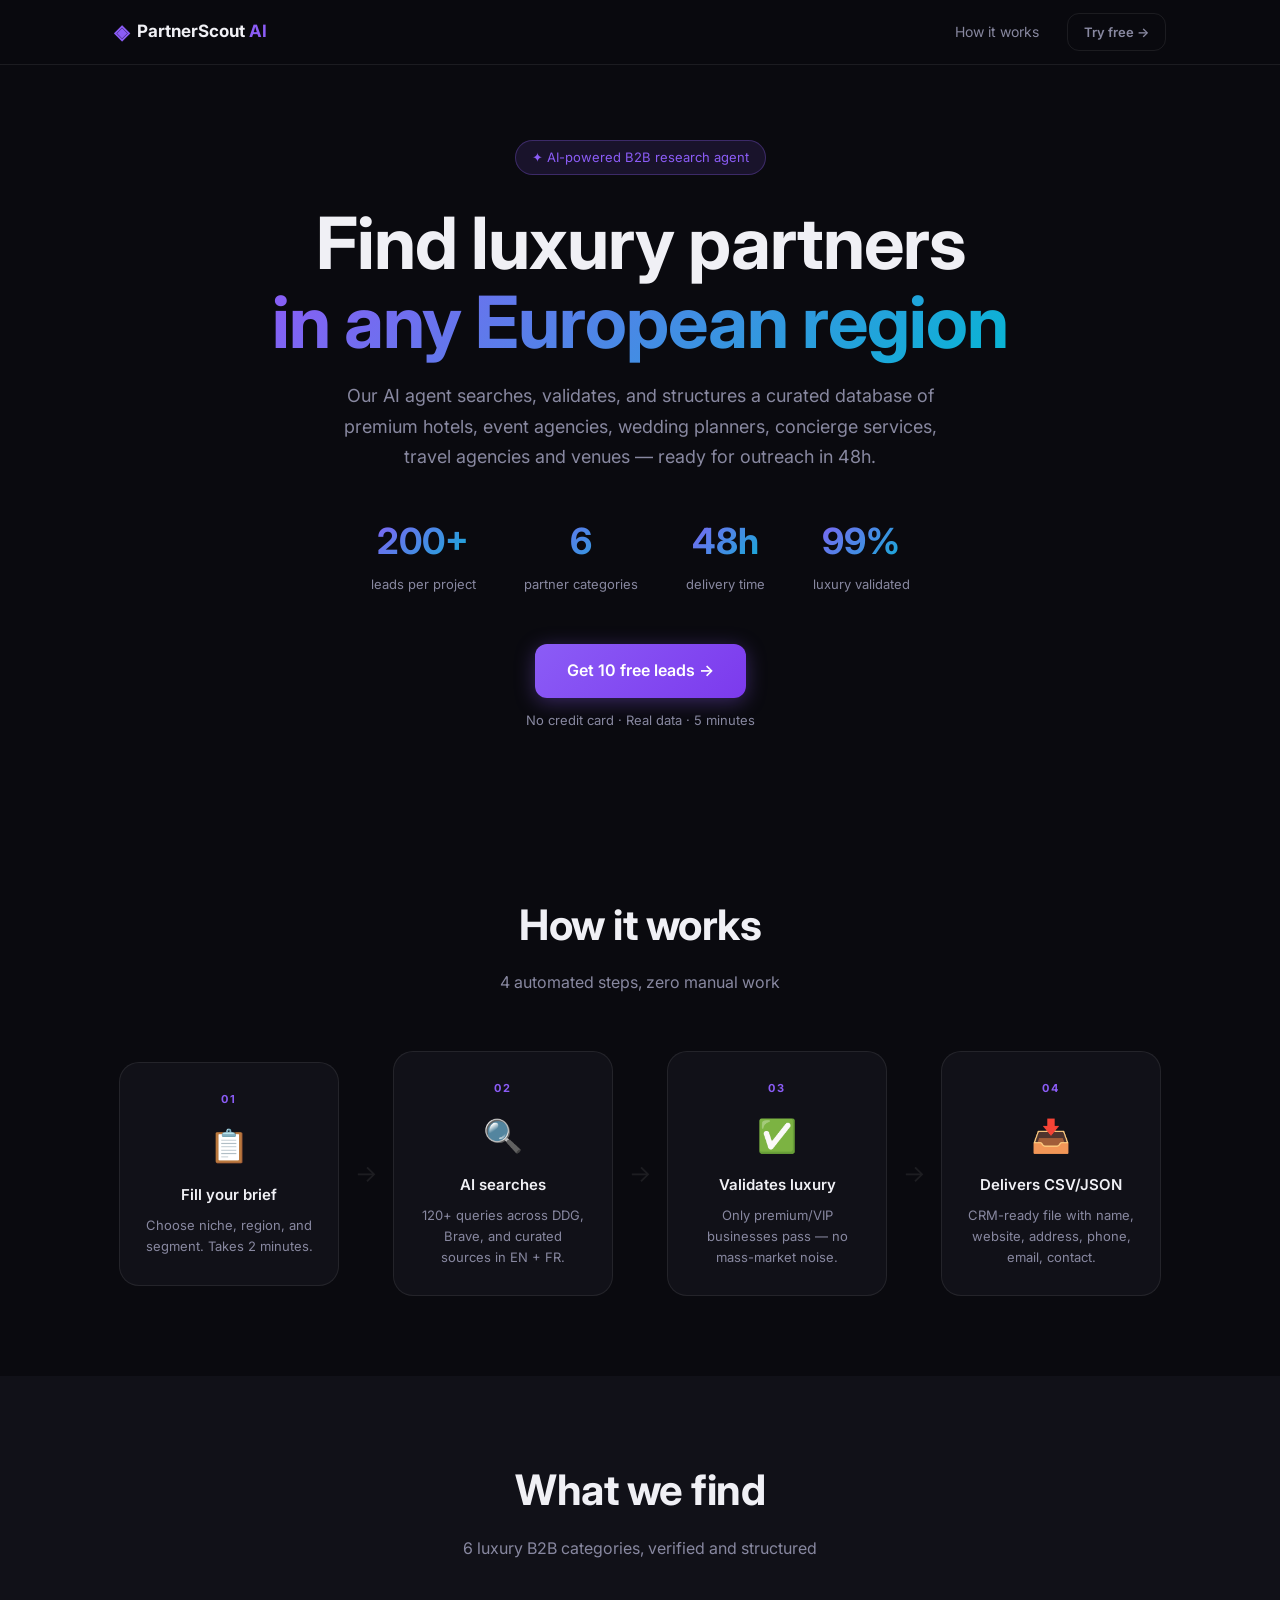
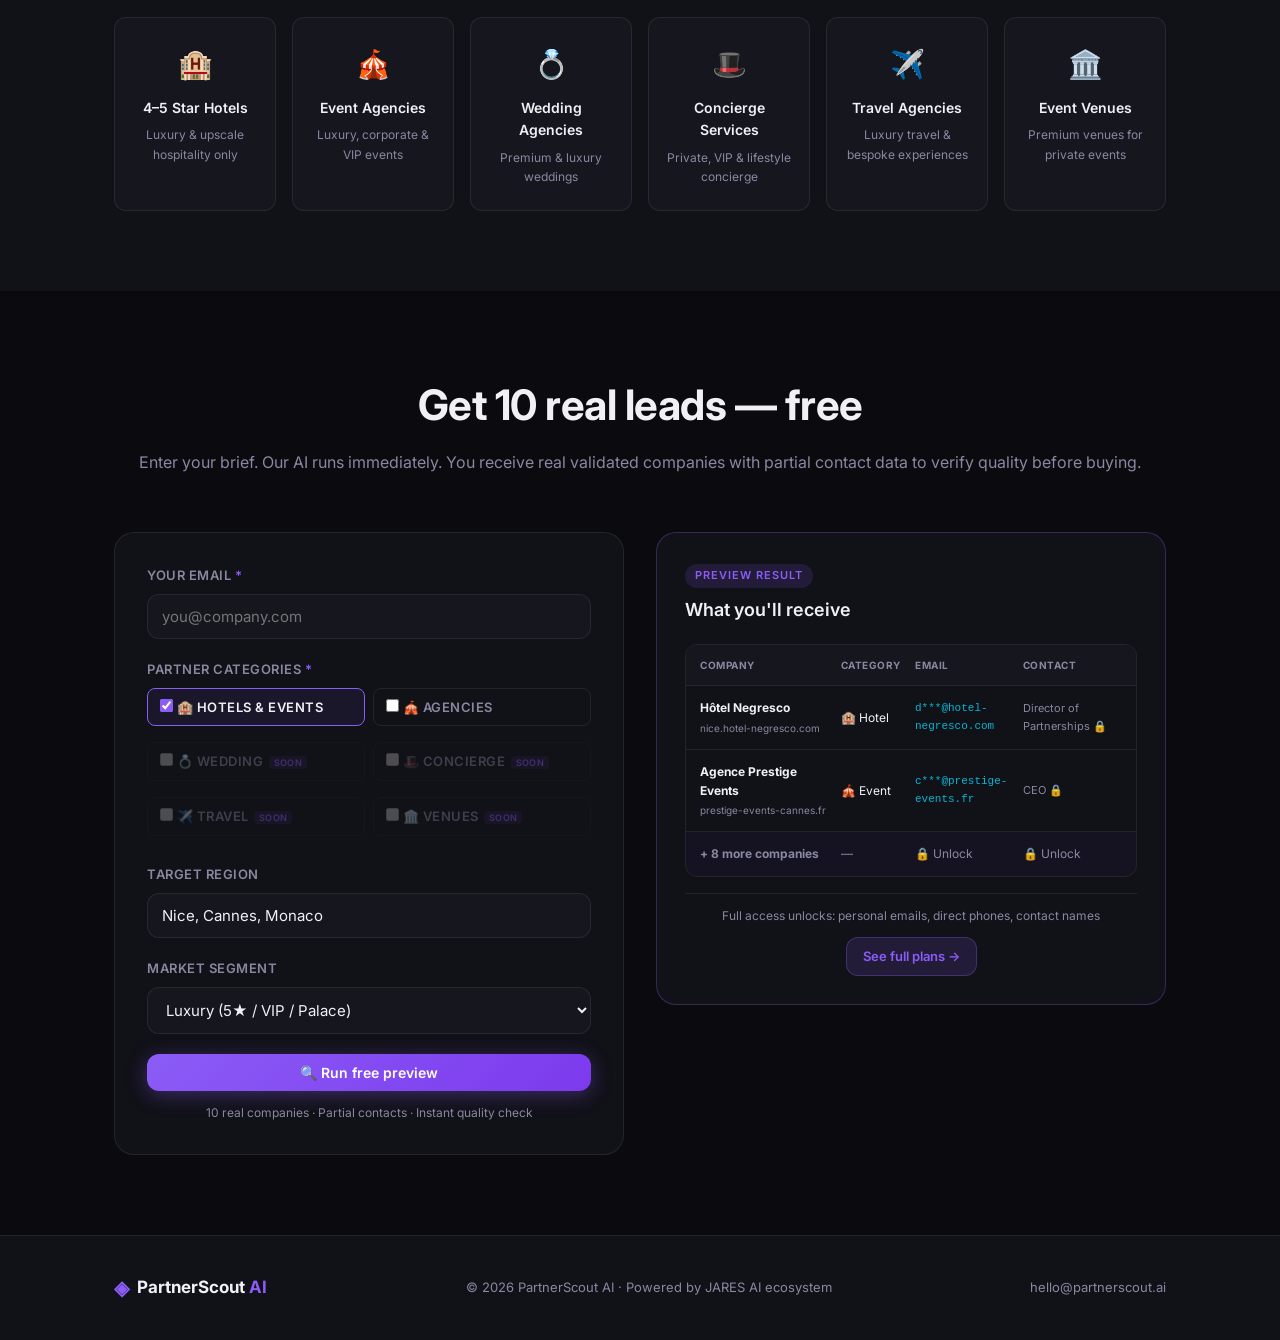
<file: frontend/index.html>
<!DOCTYPE html>
<html lang="en">
<head>
  <meta charset="UTF-8" />
  <meta name="viewport" content="width=device-width, initial-scale=1.0" />
  <title>PartnerScout AI — B2B Lead Generation for Luxury Markets</title>
  <meta name="description" content="AI agent that finds and structures luxury B2B partners in any European region. Hotels, concierge, events, weddings, travel. Ready in 48h." />
  <link rel="preconnect" href="https://fonts.googleapis.com" />
  <link href="https://fonts.googleapis.com/css2?family=Inter:wght@300;400;500;600;700&display=swap" rel="stylesheet" />
  <link rel="stylesheet" href="css/style.css" />
</head>
<body>

<!-- ── NAV ─────────────────────────────────────────────────────────────── -->
<nav class="nav">
  <div class="container nav__inner">
    <div class="nav__logo">
      <span class="logo-icon">◈</span>
      <span class="logo-text">PartnerScout <span class="logo-ai">AI</span></span>
    </div>
    <div class="nav__links">
      <a href="#how">How it works</a>
      <!-- <a href="#pricing">Pricing</a> hidden for demo -->
      <a href="#trial" class="btn btn--sm btn--outline">Try free →</a>
    </div>
  </div>
</nav>

<!-- ── HERO ────────────────────────────────────────────────────────────── -->
<section class="hero">
  <div class="container">
    <div class="hero__badge">✦ AI-powered B2B research agent</div>
    <h1 class="hero__title">
      Find luxury partners<br />
      <span class="gradient-text">in any European region</span>
    </h1>
    <p class="hero__sub">
      Our AI agent searches, validates, and structures a curated database of
      premium hotels, event agencies, wedding planners, concierge services,
      travel agencies and venues — ready for outreach in 48h.
    </p>

    <!-- STATS ROW -->
    <div class="stats-row">
      <div class="stat">
        <span class="stat__num">200+</span>
        <span class="stat__label">leads per project</span>
      </div>
      <div class="stat">
        <span class="stat__num">6</span>
        <span class="stat__label">partner categories</span>
      </div>
      <div class="stat">
        <span class="stat__num">48h</span>
        <span class="stat__label">delivery time</span>
      </div>
      <div class="stat">
        <span class="stat__num">99%</span>
        <span class="stat__label">luxury validated</span>
      </div>
    </div>

    <!-- TRIAL CTA -->
    <div class="hero__cta">
      <a href="#trial" class="btn btn--primary btn--lg">Get 10 free leads →</a>
      <span class="hero__cta-note">No credit card · Real data · 5 minutes</span>
    </div>
  </div>
</section>

<!-- ── HOW IT WORKS ────────────────────────────────────────────────────── -->
<section class="section" id="how">
  <div class="container">
    <div class="section-header">
      <h2>How it works</h2>
      <p>4 automated steps, zero manual work</p>
    </div>
    <div class="steps">
      <div class="step">
        <div class="step__num">01</div>
        <div class="step__icon">📋</div>
        <h3>Fill your brief</h3>
        <p>Choose niche, region, and segment. Takes 2 minutes.</p>
      </div>
      <div class="step__arrow">→</div>
      <div class="step">
        <div class="step__num">02</div>
        <div class="step__icon">🔍</div>
        <h3>AI searches</h3>
        <p>120+ queries across DDG, Brave, and curated sources in EN + FR.</p>
      </div>
      <div class="step__arrow">→</div>
      <div class="step">
        <div class="step__num">03</div>
        <div class="step__icon">✅</div>
        <h3>Validates luxury</h3>
        <p>Only premium/VIP businesses pass — no mass-market noise.</p>
      </div>
      <div class="step__arrow">→</div>
      <div class="step">
        <div class="step__num">04</div>
        <div class="step__icon">📥</div>
        <h3>Delivers CSV/JSON</h3>
        <p>CRM-ready file with name, website, address, phone, email, contact.</p>
      </div>
    </div>
  </div>
</section>

<!-- ── CATEGORIES ─────────────────────────────────────────────────────── -->
<section class="section section--dark">
  <div class="container">
    <div class="section-header">
      <h2>What we find</h2>
      <p>6 luxury B2B categories, verified and structured</p>
    </div>
    <div class="categories">
      <div class="category-card">
        <span class="cat-icon">🏨</span>
        <h4>4–5 Star Hotels</h4>
        <p>Luxury & upscale hospitality only</p>
      </div>
      <div class="category-card">
        <span class="cat-icon">🎪</span>
        <h4>Event Agencies</h4>
        <p>Luxury, corporate & VIP events</p>
      </div>
      <div class="category-card">
        <span class="cat-icon">💍</span>
        <h4>Wedding Agencies</h4>
        <p>Premium & luxury weddings</p>
      </div>
      <div class="category-card">
        <span class="cat-icon">🎩</span>
        <h4>Concierge Services</h4>
        <p>Private, VIP & lifestyle concierge</p>
      </div>
      <div class="category-card">
        <span class="cat-icon">✈️</span>
        <h4>Travel Agencies</h4>
        <p>Luxury travel & bespoke experiences</p>
      </div>
      <div class="category-card">
        <span class="cat-icon">🏛️</span>
        <h4>Event Venues</h4>
        <p>Premium venues for private events</p>
      </div>
    </div>
  </div>
</section>

<!-- ── TRIAL SECTION ──────────────────────────────────────────────────── -->
<section class="section" id="trial">
  <div class="container">
    <div class="section-header">
      <h2>Get 10 real leads — free</h2>
      <p>Enter your brief. Our AI runs immediately. You receive real validated companies with partial contact data to verify quality before buying.</p>
    </div>

    <div class="trial-wrapper">
      <!-- FORM -->
      <div class="trial-form-box" id="trialFormBox">
        <form id="trialForm">

          <div class="form-group">
            <label>Your email <span class="required">*</span></label>
            <input type="email" id="trialEmail" placeholder="you@company.com" required />
          </div>

          <div class="form-group">
            <label>Partner categories <span class="required">*</span></label>
            <div class="checkbox-grid">
              <label class="checkbox-item">
                <input type="checkbox" name="niches" value="hotel" checked /> 🏨 Hotels &amp; Events
              </label>
              <label class="checkbox-item">
                <input type="checkbox" name="niches" value="event_agency" /> 🎪 Agencies
              </label>
              <label class="checkbox-item checkbox-item--disabled" title="Coming soon">
                <input type="checkbox" name="niches" value="wedding" disabled /> 💍 Wedding <span class="badge-soon">soon</span>
              </label>
              <label class="checkbox-item checkbox-item--disabled" title="Coming soon">
                <input type="checkbox" name="niches" value="concierge" disabled /> 🎩 Concierge <span class="badge-soon">soon</span>
              </label>
              <label class="checkbox-item checkbox-item--disabled" title="Coming soon">
                <input type="checkbox" name="niches" value="travel" disabled /> ✈️ Travel <span class="badge-soon">soon</span>
              </label>
              <label class="checkbox-item checkbox-item--disabled" title="Coming soon">
                <input type="checkbox" name="niches" value="venue" disabled /> 🏛️ Venues <span class="badge-soon">soon</span>
              </label>
            </div>
          </div>

          <div class="form-group">
            <label>Target region</label>
            <input type="text" id="trialRegion" placeholder="e.g. Nice, Cannes, Monaco" value="Nice, Cannes, Monaco" />
          </div>

          <div class="form-group">
            <label>Market segment</label>
            <select id="trialSegment">
              <option value="luxury" selected>Luxury (5★ / VIP / Palace)</option>
              <option value="premium">Premium (4★ / upscale)</option>
            </select>
          </div>

          <button type="submit" class="btn btn--primary btn--full" id="trialSubmitBtn">
            <span id="trialBtnText">🔍 Run free preview</span>
          </button>

          <p class="form-note">10 real companies · Partial contacts · Instant quality check</p>
        </form>
      </div>

      <!-- WHAT YOU GET PREVIEW -->
      <div class="trial-preview-box">
        <div class="preview-header">
          <span class="preview-badge">Preview result</span>
          <h3>What you'll receive</h3>
        </div>
        <div class="preview-table">
          <div class="preview-row preview-row--header">
            <span>Company</span>
            <span>Category</span>
            <span>Email</span>
            <span>Contact</span>
          </div>
          <div class="preview-row">
            <span><strong>Hôtel Negresco</strong><br/><small>nice.hotel-negresco.com</small></span>
            <span>🏨 Hotel</span>
            <span class="blur-email">d***@hotel-negresco.com</span>
            <span class="blur-contact">Director of Partnerships 🔒</span>
          </div>
          <div class="preview-row">
            <span><strong>Agence Prestige Events</strong><br/><small>prestige-events-cannes.fr</small></span>
            <span>🎪 Event</span>
            <span class="blur-email">c***@prestige-events.fr</span>
            <span class="blur-contact">CEO 🔒</span>
          </div>
          <div class="preview-row preview-row--locked">
            <span><strong>+ 8 more companies</strong></span>
            <span>—</span>
            <span>🔒 Unlock</span>
            <span>🔒 Unlock</span>
          </div>
        </div>
        <div class="preview-unlock">
          <p>Full access unlocks: personal emails, direct phones, contact names</p>
          <a href="#pricing" class="btn btn--secondary btn--sm">See full plans →</a>
        </div>
      </div>
    </div>
  </div>
</section>

<!-- ── PRICING ─── hidden for demo/client presentation ─────────────── -->
<section class="section section--dark" id="pricing" style="display:none">
  <div class="container">
    <div class="section-header">
      <h2>Simple pricing</h2>
      <p>Pay per project or subscribe for ongoing research</p>
    </div>
    <div class="pricing-grid">

      <div class="pricing-card">
        <div class="pricing-name">Starter</div>
        <div class="pricing-price">€149</div>
        <div class="pricing-period">one-time</div>
        <ul class="pricing-features">
          <li>✓ 50 verified companies</li>
          <li>✓ 1 region</li>
          <li>✓ 1–2 categories</li>
          <li>✓ Full contact data</li>
          <li>✓ CSV + JSON export</li>
          <li>✗ Updates</li>
        </ul>
        <a href="#trial" class="btn btn--outline btn--full">Start with free trial</a>
      </div>

      <div class="pricing-card pricing-card--featured">
        <div class="pricing-badge">Most popular</div>
        <div class="pricing-name">Business</div>
        <div class="pricing-price">€349</div>
        <div class="pricing-period">one-time</div>
        <ul class="pricing-features">
          <li>✓ 200 verified companies</li>
          <li>✓ Up to 3 regions</li>
          <li>✓ All 6 categories</li>
          <li>✓ Full contact data</li>
          <li>✓ CSV + JSON export</li>
          <li>✓ 1 update in 30 days</li>
        </ul>
        <a href="#trial" class="btn btn--primary btn--full">Start with free trial</a>
      </div>

      <div class="pricing-card">
        <div class="pricing-name">Pro</div>
        <div class="pricing-price">€699</div>
        <div class="pricing-period">one-time</div>
        <ul class="pricing-features">
          <li>✓ 500+ companies</li>
          <li>✓ Unlimited regions</li>
          <li>✓ All 6 categories</li>
          <li>✓ Full contact data</li>
          <li>✓ CSV + JSON + API</li>
          <li>✓ Monthly updates</li>
        </ul>
        <a href="#trial" class="btn btn--outline btn--full">Start with free trial</a>
      </div>

    </div>

    <div class="pricing-api">
      <h3>Agency / White-label API</h3>
      <p>Integrate PartnerScout into your own product. Custom niches, custom regions, webhook delivery.</p>
      <a href="mailto:hello@partnerscout.ai" class="btn btn--outline">Contact us →</a>
    </div>
  </div>
</section>

<!-- ── FOOTER ─────────────────────────────────────────────────────────── -->
<footer class="footer">
  <div class="container footer__inner">
    <div class="nav__logo">
      <span class="logo-icon">◈</span>
      <span class="logo-text">PartnerScout <span class="logo-ai">AI</span></span>
    </div>
    <p class="footer__copy">© 2026 PartnerScout AI · Powered by JARES AI ecosystem</p>
    <p class="footer__links">
      <a href="mailto:hello@partnerscout.ai">hello@partnerscout.ai</a>
    </p>
  </div>
</footer>

<script src="js/order.js"></script>
</body>
</html>
</file>
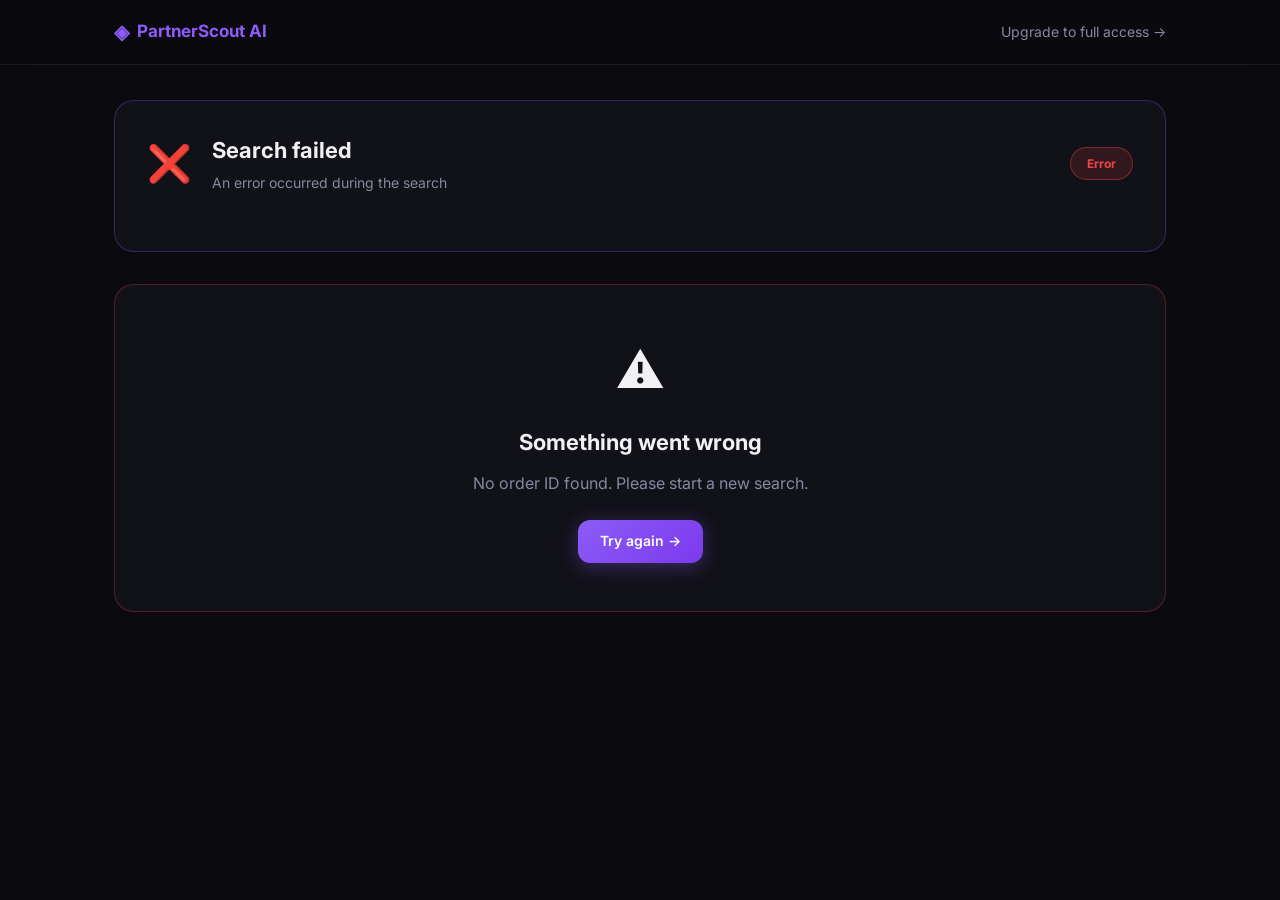
<file: frontend/dashboard.html>
<!DOCTYPE html>
<html lang="en">
<head>
  <meta charset="UTF-8" />
  <meta name="viewport" content="width=device-width, initial-scale=1.0" />
  <title>PartnerScout AI — Your Results</title>
  <link rel="preconnect" href="https://fonts.googleapis.com" />
  <link href="https://fonts.googleapis.com/css2?family=Inter:wght@300;400;500;600;700&display=swap" rel="stylesheet" />
  <link rel="stylesheet" href="css/style.css" />
  <link rel="stylesheet" href="css/dashboard.css" />
</head>
<body>

<nav class="nav">
  <div class="container nav__inner">
    <a href="index.html" class="nav__logo">
      <span class="logo-icon">◈</span>
      <span class="logo-text">PartnerScout <span class="logo-ai">AI</span></span>
    </a>
    <div class="nav__links">
      <a href="index.html#pricing">Upgrade to full access →</a>
    </div>
  </div>
</nav>

<main class="dashboard">
  <div class="container">

    <!-- STATUS CARD -->
    <div class="status-card" id="statusCard">
      <div class="status-header">
        <div class="status-icon" id="statusIcon">🔍</div>
        <div class="status-info">
          <h1 id="statusTitle">AI is searching...</h1>
          <p id="statusSub">Your 10 preview leads are being prepared</p>
        </div>
        <div class="status-badge" id="statusBadge">
          <span id="statusText">Running</span>
        </div>
      </div>

      <!-- PROGRESS BAR -->
      <div class="progress-wrap" id="progressWrap">
        <div class="progress-bar">
          <div class="progress-fill" id="progressFill" style="width: 0%"></div>
        </div>
        <div class="progress-steps">
          <span id="step1" class="pstep">🔎 Generating queries</span>
          <span id="step2" class="pstep">📡 Searching sources</span>
          <span id="step3" class="pstep">🏗️ Extracting data</span>
          <span id="step4" class="pstep">✅ Validating luxury</span>
          <span id="step5" class="pstep">📦 Preparing results</span>
        </div>
      </div>
    </div>

    <!-- TRIAL RESULTS (shown when done) -->
    <div id="resultsSection" style="display:none;">

      <!-- TRIAL BANNER -->
      <div class="trial-banner" id="trialBanner">
        <div class="trial-banner__text">
          <h3>🎯 Preview: 10 verified luxury partners found</h3>
          <p>Emails and personal contacts are partially hidden. Upgrade to unlock full data for all companies.</p>
        </div>
        <a href="index.html#pricing" class="btn btn--primary">Unlock full access →</a>
      </div>

      <!-- RESULTS TABLE -->
      <div class="results-table-wrap">
        <div class="results-table-header">
          <h2>Your 10 preview leads</h2>
          <div class="results-table-actions">
            <span id="resultsCount" class="results-count"></span>
          </div>
        </div>

        <div class="results-table" id="resultsTable">
          <!-- Filled by JS -->
        </div>
      </div>

      <!-- UPGRADE CTA -->
      <div class="upgrade-cta">
        <div class="upgrade-cta__content">
          <h2>Ready to unlock the full database?</h2>
          <p>Get 50–500+ verified luxury partners with complete contact data — emails, phones, and decision-maker names.</p>
          <div class="upgrade-cta__plans">
            <div class="upgrade-plan">
              <div class="upgrade-plan__name">Starter</div>
              <div class="upgrade-plan__price">€149</div>
              <div class="upgrade-plan__detail">50 companies · 1 region</div>
            </div>
            <div class="upgrade-plan upgrade-plan--featured">
              <div class="upgrade-plan__badge">Best value</div>
              <div class="upgrade-plan__name">Business</div>
              <div class="upgrade-plan__price">€349</div>
              <div class="upgrade-plan__detail">200 companies · 3 regions</div>
            </div>
            <div class="upgrade-plan">
              <div class="upgrade-plan__name">Pro</div>
              <div class="upgrade-plan__price">€699</div>
              <div class="upgrade-plan__detail">500+ companies · unlimited</div>
            </div>
          </div>
          <a href="index.html#pricing" class="btn btn--primary btn--lg">Choose your plan →</a>
        </div>
      </div>

    </div>

    <!-- ERROR STATE -->
    <div id="errorSection" style="display:none;" class="error-card">
      <div class="error-icon">⚠️</div>
      <h2>Something went wrong</h2>
      <p id="errorMsg">The search encountered an error. Please try again.</p>
      <a href="index.html#trial" class="btn btn--primary">Try again →</a>
    </div>

  </div>
</main>

<script src="js/dashboard.js"></script>
</body>
</html>
</file>
<file: frontend/css/style.css>
/* ── RESET & BASE ──────────────────────────────────────────────────────── */
*, *::before, *::after { box-sizing: border-box; margin: 0; padding: 0; }

:root {
  --bg:         #0a0a0f;
  --bg2:        #111118;
  --bg3:        #16161f;
  --border:     rgba(255,255,255,0.08);
  --border-glow:rgba(139,92,246,0.3);
  --text:       #f0f0f5;
  --text-muted: #8888a0;
  --accent:     #8b5cf6;
  --accent2:    #06b6d4;
  --gold:       #f59e0b;
  --green:      #10b981;
  --red:        #ef4444;
  --radius:     12px;
  --radius-lg:  20px;
  --shadow:     0 4px 32px rgba(0,0,0,0.4);
}

html { scroll-behavior: smooth; }

body {
  font-family: 'Inter', sans-serif;
  background: var(--bg);
  color: var(--text);
  line-height: 1.6;
  font-size: 16px;
}

a { color: var(--accent); text-decoration: none; }
a:hover { color: var(--accent2); }

.container {
  max-width: 1100px;
  margin: 0 auto;
  padding: 0 24px;
}

/* ── GRADIENT TEXT ─────────────────────────────────────────────────────── */
.gradient-text {
  background: linear-gradient(135deg, var(--accent), var(--accent2));
  -webkit-background-clip: text;
  -webkit-text-fill-color: transparent;
  background-clip: text;
}

/* ── BUTTONS ───────────────────────────────────────────────────────────── */
.btn {
  display: inline-flex;
  align-items: center;
  justify-content: center;
  gap: 6px;
  padding: 10px 22px;
  border-radius: var(--radius);
  font-weight: 600;
  font-size: 14px;
  cursor: pointer;
  transition: all 0.2s;
  border: none;
  font-family: inherit;
  text-decoration: none;
}
.btn--primary {
  background: linear-gradient(135deg, var(--accent), #7c3aed);
  color: #fff;
  box-shadow: 0 4px 20px rgba(139,92,246,0.35);
}
.btn--primary:hover {
  transform: translateY(-2px);
  box-shadow: 0 8px 28px rgba(139,92,246,0.5);
  color: #fff;
}
.btn--secondary {
  background: rgba(139,92,246,0.15);
  color: var(--accent);
  border: 1px solid var(--border-glow);
}
.btn--secondary:hover { background: rgba(139,92,246,0.25); color: var(--accent); }
.btn--outline {
  background: transparent;
  color: var(--text);
  border: 1px solid var(--border);
}
.btn--outline:hover { border-color: var(--accent); color: var(--accent); }
.btn--sm  { padding: 8px 16px; font-size: 13px; }
.btn--lg  { padding: 14px 32px; font-size: 16px; }
.btn--full { width: 100%; }

/* ── NAV ───────────────────────────────────────────────────────────────── */
.nav {
  position: fixed;
  top: 0; left: 0; right: 0;
  z-index: 100;
  background: rgba(10,10,15,0.85);
  backdrop-filter: blur(16px);
  border-bottom: 1px solid var(--border);
}
.nav__inner {
  display: flex;
  align-items: center;
  justify-content: space-between;
  height: 64px;
}
.nav__logo {
  display: flex;
  align-items: center;
  gap: 8px;
  font-weight: 700;
  font-size: 17px;
}
.logo-icon { color: var(--accent); font-size: 20px; }
.logo-ai { color: var(--accent); }
.nav__links {
  display: flex;
  align-items: center;
  gap: 28px;
  font-size: 14px;
  color: var(--text-muted);
}
.nav__links a { color: var(--text-muted); transition: color 0.2s; }
.nav__links a:hover { color: var(--text); }

/* ── HERO ──────────────────────────────────────────────────────────────── */
.hero {
  padding: 140px 0 80px;
  text-align: center;
}
.hero__badge {
  display: inline-block;
  padding: 6px 16px;
  background: rgba(139,92,246,0.12);
  border: 1px solid var(--border-glow);
  border-radius: 100px;
  font-size: 13px;
  color: var(--accent);
  margin-bottom: 28px;
}
.hero__title {
  font-size: clamp(36px, 6vw, 72px);
  font-weight: 700;
  line-height: 1.1;
  margin-bottom: 20px;
  letter-spacing: -1px;
}
.hero__sub {
  font-size: 18px;
  color: var(--text-muted);
  max-width: 620px;
  margin: 0 auto 40px;
  line-height: 1.7;
}

.stats-row {
  display: flex;
  justify-content: center;
  gap: 48px;
  margin: 0 auto 48px;
  flex-wrap: wrap;
}
.stat { text-align: center; }
.stat__num {
  display: block;
  font-size: 36px;
  font-weight: 700;
  background: linear-gradient(135deg, var(--accent), var(--accent2));
  -webkit-background-clip: text;
  -webkit-text-fill-color: transparent;
  background-clip: text;
}
.stat__label {
  font-size: 13px;
  color: var(--text-muted);
}

.hero__cta { display: flex; flex-direction: column; align-items: center; gap: 12px; }
.hero__cta-note { font-size: 13px; color: var(--text-muted); }

/* ── SECTIONS ──────────────────────────────────────────────────────────── */
.section { padding: 80px 0; }
.section--dark { background: var(--bg2); }

.section-header {
  text-align: center;
  margin-bottom: 56px;
}
.section-header h2 {
  font-size: clamp(28px, 4vw, 42px);
  font-weight: 700;
  margin-bottom: 12px;
  letter-spacing: -0.5px;
}
.section-header p { font-size: 16px; color: var(--text-muted); }

/* ── HOW IT WORKS ──────────────────────────────────────────────────────── */
.steps {
  display: flex;
  align-items: center;
  gap: 16px;
  flex-wrap: wrap;
  justify-content: center;
}
.step {
  background: var(--bg2);
  border: 1px solid var(--border);
  border-radius: var(--radius-lg);
  padding: 28px 24px;
  text-align: center;
  flex: 1;
  min-width: 200px;
  max-width: 220px;
  transition: border-color 0.2s, transform 0.2s;
}
.step:hover { border-color: var(--border-glow); transform: translateY(-4px); }
.step__num { font-size: 11px; color: var(--accent); font-weight: 700; letter-spacing: 2px; margin-bottom: 12px; }
.step__icon { font-size: 32px; margin-bottom: 12px; }
.step h3 { font-size: 15px; font-weight: 600; margin-bottom: 8px; }
.step p { font-size: 13px; color: var(--text-muted); }
.step__arrow { font-size: 24px; color: var(--border); flex-shrink: 0; }

/* ── CATEGORIES ────────────────────────────────────────────────────────── */
.categories {
  display: grid;
  grid-template-columns: repeat(auto-fit, minmax(160px, 1fr));
  gap: 16px;
}
.category-card {
  background: var(--bg3);
  border: 1px solid var(--border);
  border-radius: var(--radius);
  padding: 24px 16px;
  text-align: center;
  transition: border-color 0.2s, transform 0.2s;
}
.category-card:hover { border-color: var(--border-glow); transform: translateY(-3px); }
.cat-icon { font-size: 28px; display: block; margin-bottom: 10px; }
.category-card h4 { font-size: 14px; font-weight: 600; margin-bottom: 6px; }
.category-card p { font-size: 12px; color: var(--text-muted); }

/* ── TRIAL SECTION ─────────────────────────────────────────────────────── */
.trial-wrapper {
  display: grid;
  grid-template-columns: 1fr 1fr;
  gap: 32px;
  align-items: start;
}
@media (max-width: 768px) {
  .trial-wrapper { grid-template-columns: 1fr; }
  .steps { flex-direction: column; }
  .step__arrow { transform: rotate(90deg); }
}

/* FORM BOX */
.trial-form-box {
  background: var(--bg2);
  border: 1px solid var(--border);
  border-radius: var(--radius-lg);
  padding: 32px;
}
.form-group { margin-bottom: 20px; }
.form-group label {
  display: block;
  font-size: 13px;
  font-weight: 600;
  color: var(--text-muted);
  margin-bottom: 8px;
  text-transform: uppercase;
  letter-spacing: 0.5px;
}
.required { color: var(--accent); }
.form-group input[type="email"],
.form-group input[type="text"],
.form-group select {
  width: 100%;
  background: var(--bg3);
  border: 1px solid var(--border);
  border-radius: var(--radius);
  padding: 12px 14px;
  color: var(--text);
  font-size: 15px;
  font-family: inherit;
  transition: border-color 0.2s;
  outline: none;
}
.form-group input:focus,
.form-group select:focus { border-color: var(--accent); }
.form-group select option { background: var(--bg3); }

.checkbox-grid {
  display: grid;
  grid-template-columns: 1fr 1fr;
  gap: 8px;
}
.checkbox-item {
  display: flex;
  align-items: center;
  gap: 8px;
  cursor: pointer;
  font-size: 14px;
  color: var(--text-muted);
  padding: 8px 12px;
  border-radius: 8px;
  border: 1px solid var(--border);
  transition: all 0.15s;
  user-select: none;
}
.checkbox-item:has(input:checked) {
  border-color: var(--accent);
  color: var(--text);
  background: rgba(139,92,246,0.08);
}
.checkbox-item input { accent-color: var(--accent); }

/* Disabled niche — coming soon */
.checkbox-item--disabled {
  opacity: 0.38;
  cursor: not-allowed;
  pointer-events: none;
  border-color: rgba(255,255,255,0.06) !important;
  background: transparent !important;
}
.checkbox-item--disabled input { cursor: not-allowed; }
.badge-soon {
  font-size: 9px;
  font-weight: 600;
  letter-spacing: 0.04em;
  text-transform: uppercase;
  background: rgba(139,92,246,0.18);
  color: var(--accent);
  border-radius: 4px;
  padding: 1px 5px;
  margin-left: 2px;
}

.form-note { text-align: center; font-size: 12px; color: var(--text-muted); margin-top: 12px; }

/* PREVIEW BOX */
.trial-preview-box {
  background: var(--bg2);
  border: 1px solid var(--border-glow);
  border-radius: var(--radius-lg);
  padding: 28px;
}
.preview-header { margin-bottom: 20px; }
.preview-badge {
  display: inline-block;
  padding: 3px 10px;
  background: rgba(139,92,246,0.15);
  border-radius: 100px;
  font-size: 11px;
  color: var(--accent);
  font-weight: 600;
  text-transform: uppercase;
  letter-spacing: 1px;
  margin-bottom: 8px;
}
.preview-header h3 { font-size: 18px; font-weight: 600; }

.preview-table { border: 1px solid var(--border); border-radius: var(--radius); overflow: hidden; margin-bottom: 16px; }
.preview-row {
  display: grid;
  grid-template-columns: 2fr 1fr 1.5fr 1.5fr;
  gap: 8px;
  padding: 12px 14px;
  font-size: 12px;
  border-bottom: 1px solid var(--border);
  align-items: center;
}
.preview-row:last-child { border-bottom: none; }
.preview-row--header {
  background: var(--bg3);
  font-size: 10px;
  font-weight: 700;
  color: var(--text-muted);
  text-transform: uppercase;
  letter-spacing: 0.5px;
}
.preview-row--locked { background: rgba(139,92,246,0.04); color: var(--text-muted); }
.preview-row small { color: var(--text-muted); }

.blur-email { color: var(--accent2); font-family: monospace; font-size: 11px; }
.blur-contact { color: var(--text-muted); font-size: 11px; }

.preview-unlock {
  text-align: center;
  padding-top: 12px;
  border-top: 1px solid var(--border);
}
.preview-unlock p { font-size: 12px; color: var(--text-muted); margin-bottom: 12px; }

/* ── PRICING ───────────────────────────────────────────────────────────── */
.pricing-grid {
  display: grid;
  grid-template-columns: repeat(auto-fit, minmax(280px, 1fr));
  gap: 24px;
  margin-bottom: 48px;
}
.pricing-card {
  background: var(--bg3);
  border: 1px solid var(--border);
  border-radius: var(--radius-lg);
  padding: 32px 28px;
  position: relative;
  transition: border-color 0.2s, transform 0.2s;
}
.pricing-card:hover { transform: translateY(-4px); }
.pricing-card--featured {
  border-color: var(--accent);
  background: linear-gradient(145deg, var(--bg3), rgba(139,92,246,0.06));
  box-shadow: 0 0 40px rgba(139,92,246,0.15);
}
.pricing-badge {
  position: absolute;
  top: -12px; left: 50%;
  transform: translateX(-50%);
  background: linear-gradient(135deg, var(--accent), #7c3aed);
  color: #fff;
  font-size: 11px;
  font-weight: 700;
  padding: 4px 14px;
  border-radius: 100px;
  white-space: nowrap;
}
.pricing-name { font-size: 16px; font-weight: 700; color: var(--text-muted); margin-bottom: 16px; }
.pricing-price { font-size: 48px; font-weight: 700; letter-spacing: -2px; }
.pricing-period { font-size: 13px; color: var(--text-muted); margin-bottom: 24px; }
.pricing-features { list-style: none; margin-bottom: 28px; }
.pricing-features li { font-size: 14px; padding: 6px 0; border-bottom: 1px solid var(--border); color: var(--text-muted); }
.pricing-features li:last-child { border-bottom: none; }
.pricing-features li:has(✓) { color: var(--text); }

.pricing-api {
  background: var(--bg3);
  border: 1px solid var(--border);
  border-radius: var(--radius-lg);
  padding: 32px;
  text-align: center;
}
.pricing-api h3 { font-size: 20px; font-weight: 600; margin-bottom: 10px; }
.pricing-api p { font-size: 15px; color: var(--text-muted); margin-bottom: 20px; }

/* ── FOOTER ────────────────────────────────────────────────────────────── */
.footer { background: var(--bg2); border-top: 1px solid var(--border); padding: 36px 0; }
.footer__inner { display: flex; align-items: center; justify-content: space-between; flex-wrap: wrap; gap: 16px; }
.footer__copy { font-size: 13px; color: var(--text-muted); }
.footer__links { font-size: 13px; }
.footer__links a { color: var(--text-muted); }

/* ── LOADING STATE ─────────────────────────────────────────────────────── */
.btn--loading { pointer-events: none; opacity: 0.7; }
.spinner {
  width: 16px; height: 16px;
  border: 2px solid rgba(255,255,255,0.3);
  border-top-color: #fff;
  border-radius: 50%;
  animation: spin 0.7s linear infinite;
  display: inline-block;
}
@keyframes spin { to { transform: rotate(360deg); } }

/* ── TOAST ─────────────────────────────────────────────────────────────── */
.toast {
  position: fixed;
  bottom: 24px; right: 24px;
  background: var(--bg3);
  border: 1px solid var(--border-glow);
  border-radius: var(--radius);
  padding: 14px 20px;
  font-size: 14px;
  z-index: 999;
  max-width: 360px;
  box-shadow: var(--shadow);
  animation: slideIn 0.3s ease;
}
.toast--success { border-color: var(--green); }
.toast--error   { border-color: var(--red); }
@keyframes slideIn { from { transform: translateY(20px); opacity: 0; } to { transform: translateY(0); opacity: 1; } }
</file>
<file: frontend/css/dashboard.css>
/* ── DASHBOARD LAYOUT ──────────────────────────────────────────────────── */
.dashboard {
  padding: 100px 0 60px;
  min-height: 100vh;
}

/* ── STATUS CARD ───────────────────────────────────────────────────────── */
.status-card {
  background: var(--bg2);
  border: 1px solid var(--border-glow);
  border-radius: var(--radius-lg);
  padding: 32px;
  margin-bottom: 32px;
}
.status-header {
  display: flex;
  align-items: center;
  gap: 20px;
  margin-bottom: 24px;
}
.status-icon { font-size: 36px; flex-shrink: 0; }
.status-info { flex: 1; }
.status-info h1 { font-size: 22px; font-weight: 700; margin-bottom: 4px; }
.status-info p  { font-size: 14px; color: var(--text-muted); }
.status-badge {
  padding: 6px 16px;
  border-radius: 100px;
  font-size: 12px;
  font-weight: 700;
  background: rgba(139,92,246,0.15);
  border: 1px solid var(--border-glow);
  color: var(--accent);
  white-space: nowrap;
}
.status-badge--done  { background: rgba(16,185,129,0.15); border-color: rgba(16,185,129,0.4); color: var(--green); }
.status-badge--error { background: rgba(239,68,68,0.15); border-color: rgba(239,68,68,0.4); color: var(--red); }

/* ── PROGRESS BAR ──────────────────────────────────────────────────────── */
.progress-bar {
  background: var(--bg3);
  border-radius: 100px;
  height: 6px;
  overflow: hidden;
  margin-bottom: 16px;
}
.progress-fill {
  height: 100%;
  background: linear-gradient(90deg, var(--accent), var(--accent2));
  border-radius: 100px;
  transition: width 0.8s ease;
}
.progress-steps {
  display: flex;
  gap: 12px;
  flex-wrap: wrap;
}
.pstep {
  font-size: 12px;
  color: var(--text-muted);
  padding: 4px 10px;
  border-radius: 6px;
  border: 1px solid var(--border);
  transition: all 0.3s;
}
.pstep--active {
  color: var(--accent);
  border-color: var(--border-glow);
  background: rgba(139,92,246,0.08);
}
.pstep--done {
  color: var(--green);
  border-color: rgba(16,185,129,0.3);
  background: rgba(16,185,129,0.05);
}

/* ── TRIAL BANNER ──────────────────────────────────────────────────────── */
.trial-banner {
  background: linear-gradient(135deg, rgba(139,92,246,0.1), rgba(6,182,212,0.08));
  border: 1px solid var(--border-glow);
  border-radius: var(--radius-lg);
  padding: 24px 28px;
  display: flex;
  align-items: center;
  justify-content: space-between;
  gap: 20px;
  margin-bottom: 28px;
  flex-wrap: wrap;
}
.trial-banner__text h3 { font-size: 17px; font-weight: 600; margin-bottom: 6px; }
.trial-banner__text p  { font-size: 13px; color: var(--text-muted); }

/* ── RESULTS TABLE ─────────────────────────────────────────────────────── */
.results-table-wrap {
  background: var(--bg2);
  border: 1px solid var(--border);
  border-radius: var(--radius-lg);
  overflow: hidden;
  margin-bottom: 32px;
}
.results-table-header {
  display: flex;
  align-items: center;
  justify-content: space-between;
  padding: 20px 24px;
  border-bottom: 1px solid var(--border);
}
.results-table-header h2 { font-size: 18px; font-weight: 600; }
.results-count { font-size: 13px; color: var(--text-muted); }

.results-table { width: 100%; }

.result-row {
  display: grid;
  grid-template-columns: 2.5fr 1fr 1.5fr 1.5fr 1fr;
  gap: 12px;
  padding: 16px 24px;
  border-bottom: 1px solid var(--border);
  align-items: center;
  font-size: 13px;
  transition: background 0.15s;
}
.result-row:hover { background: rgba(255,255,255,0.02); }
.result-row:last-child { border-bottom: none; }
.result-row--header {
  background: var(--bg3);
  font-size: 10px;
  font-weight: 700;
  color: var(--text-muted);
  text-transform: uppercase;
  letter-spacing: 0.7px;
  padding: 12px 24px;
}

.company-name { font-weight: 600; color: var(--text); }
.company-website a { color: var(--accent2); font-size: 11px; }
.company-website a:hover { text-decoration: underline; }
.company-address { font-size: 11px; color: var(--text-muted); }
.cat-tag {
  display: inline-block;
  padding: 3px 8px;
  border-radius: 6px;
  background: rgba(139,92,246,0.12);
  border: 1px solid rgba(139,92,246,0.2);
  color: var(--accent);
  font-size: 11px;
  font-weight: 600;
}
.score-badge {
  display: inline-flex;
  align-items: center;
  gap: 4px;
  font-size: 11px;
  font-weight: 600;
}
.score-badge--high { color: var(--green); }
.score-badge--mid  { color: var(--gold); }
.contact-blurred { color: var(--text-muted); font-style: italic; font-size: 11px; }
.locked { color: var(--text-muted); font-size: 11px; }
.lock-icon { font-size: 13px; }
.email-blurred { color: var(--accent2); font-family: monospace; font-size: 12px; }

/* ── UPGRADE CTA ───────────────────────────────────────────────────────── */
.upgrade-cta {
  background: linear-gradient(135deg, rgba(139,92,246,0.08), rgba(6,182,212,0.05));
  border: 1px solid var(--border-glow);
  border-radius: var(--radius-lg);
  padding: 48px 40px;
  text-align: center;
}
.upgrade-cta__content h2 { font-size: 28px; font-weight: 700; margin-bottom: 12px; }
.upgrade-cta__content > p { font-size: 16px; color: var(--text-muted); margin-bottom: 36px; max-width: 560px; margin-left: auto; margin-right: auto; }

.upgrade-cta__plans {
  display: flex;
  justify-content: center;
  gap: 16px;
  flex-wrap: wrap;
  margin-bottom: 32px;
}
.upgrade-plan {
  background: var(--bg3);
  border: 1px solid var(--border);
  border-radius: var(--radius);
  padding: 20px 24px;
  min-width: 160px;
  text-align: center;
  position: relative;
  transition: border-color 0.2s;
}
.upgrade-plan:hover { border-color: var(--accent); }
.upgrade-plan--featured {
  border-color: var(--accent);
  background: rgba(139,92,246,0.07);
}
.upgrade-plan__badge {
  position: absolute;
  top: -10px; left: 50%;
  transform: translateX(-50%);
  background: var(--accent);
  color: #fff;
  font-size: 10px;
  font-weight: 700;
  padding: 2px 10px;
  border-radius: 100px;
  white-space: nowrap;
}
.upgrade-plan__name  { font-size: 12px; font-weight: 700; color: var(--text-muted); margin-bottom: 8px; }
.upgrade-plan__price { font-size: 28px; font-weight: 700; margin-bottom: 4px; }
.upgrade-plan__detail{ font-size: 11px; color: var(--text-muted); }

/* ── ERROR CARD ────────────────────────────────────────────────────────── */
.error-card {
  background: var(--bg2);
  border: 1px solid rgba(239,68,68,0.3);
  border-radius: var(--radius-lg);
  padding: 48px;
  text-align: center;
}
.error-icon { font-size: 48px; margin-bottom: 16px; }
.error-card h2 { font-size: 22px; margin-bottom: 10px; }
.error-card p  { color: var(--text-muted); margin-bottom: 24px; }

/* ── RESPONSIVE ────────────────────────────────────────────────────────── */
@media (max-width: 768px) {
  .result-row { grid-template-columns: 1fr 1fr; gap: 8px; }
  .result-row--header { display: none; }
  .trial-banner { flex-direction: column; text-align: center; }
  .upgrade-cta { padding: 32px 20px; }
}
</file>
